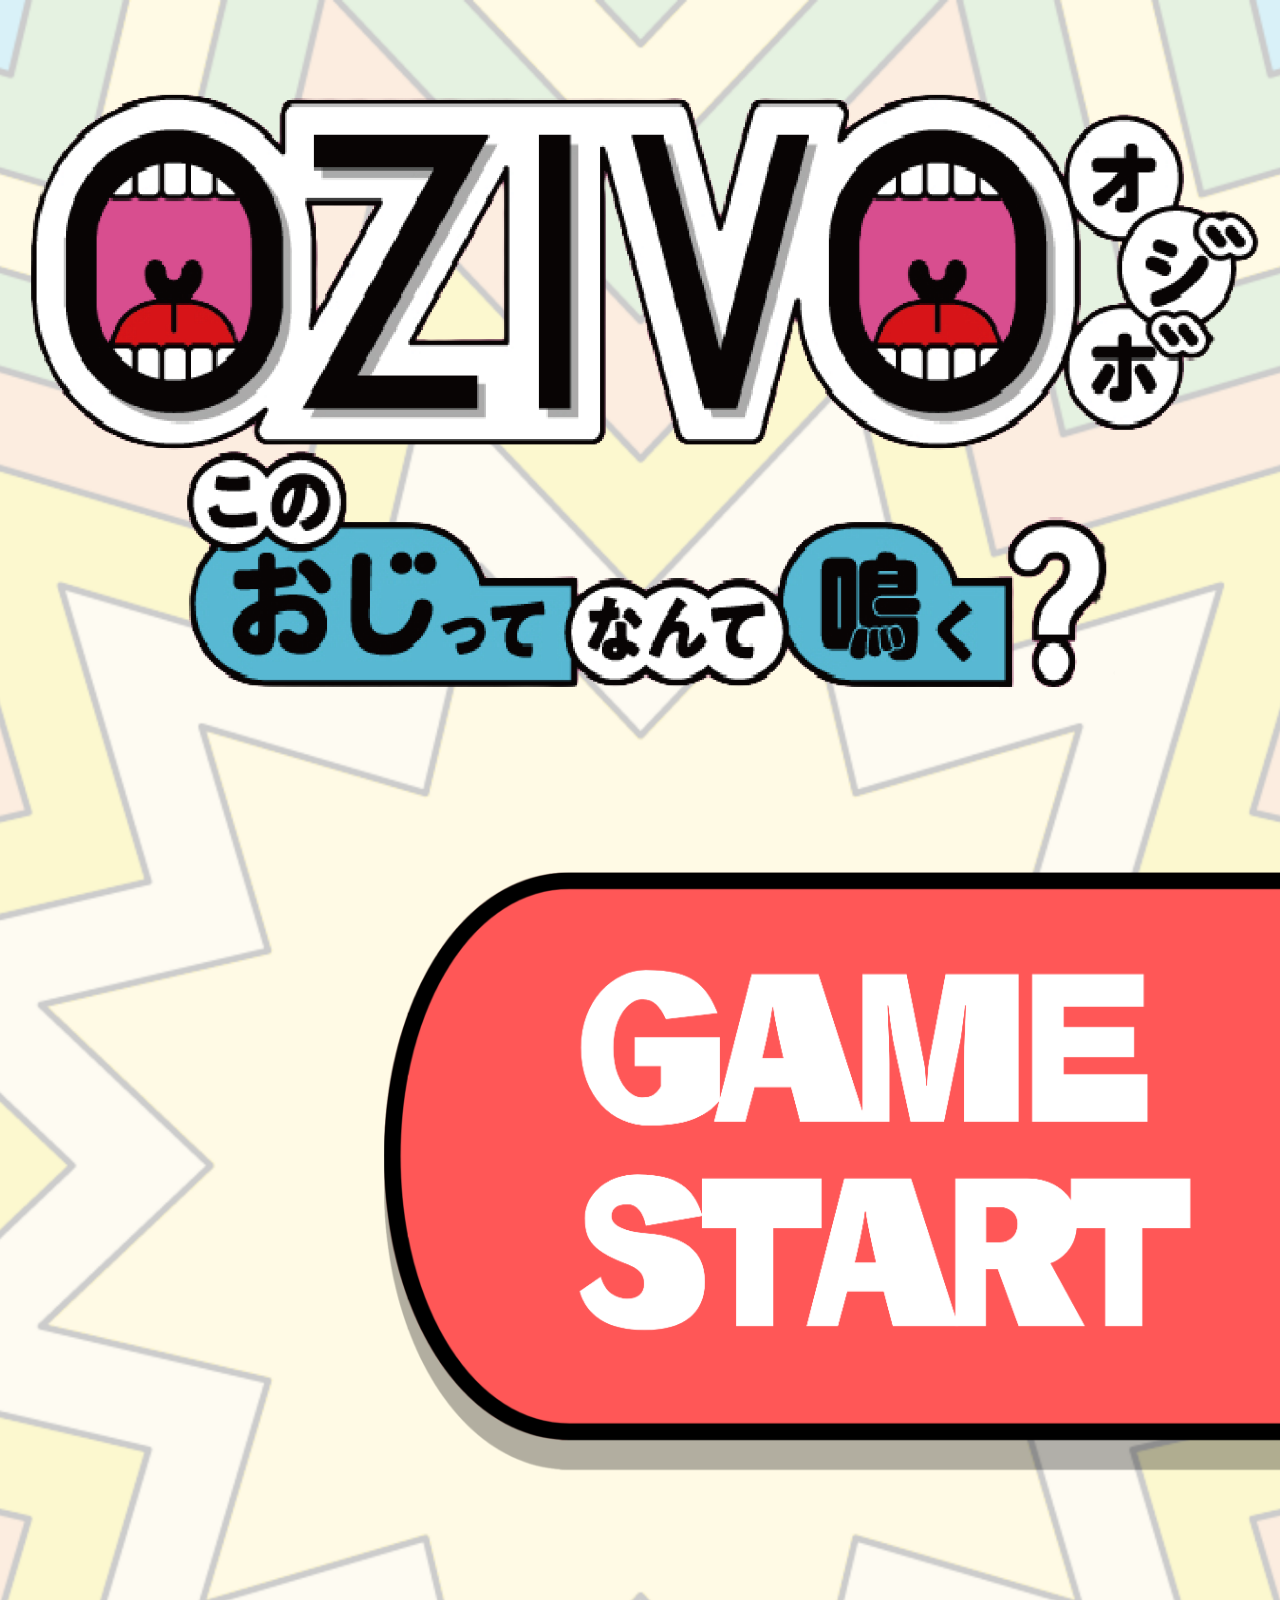
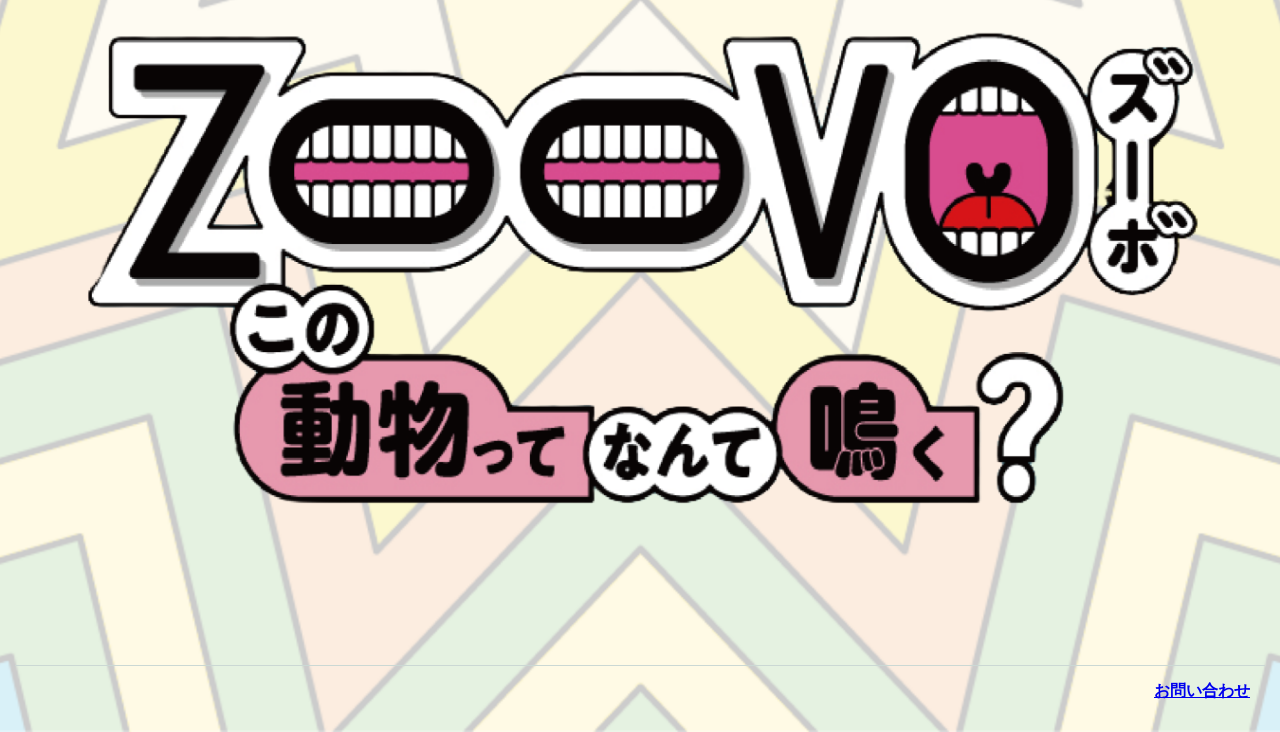
<file: index.html>
<!DOCTYPE html>
<html lang="ja">
<head>
    <meta charset="UTF-8">
    <meta name="viewport" content="width=device-width, initial-scale=1.0">
    <title>おぢさんもんじゃ</title>
    <link rel="stylesheet" href="style.css">
</head>
<body>
    <div id="transitionPage" class="page">
        <img id="titleStrings" class="strings-center img-nonselect" src="title1.png" alt="hoge">

        <button id="gameStartBtn" class="btn-base"  onclick="startGame()">
            <img src="gameStartBtn.png" class="btn-img" alt="ゲーム開始ボタン">
        </button>

        <img id="titleStrings" class="strings-center img-nonselect" src="title2.png" alt="hoge">
    </div>

    <script>
        function startGame()
        {
            window.location.href = "play.html";
        }
    </script>
</body>
<footer>
    <a href="contact.html" class="contact-link" target="_blank">お問い合わせ</a>
</footer>
</html>
</file>
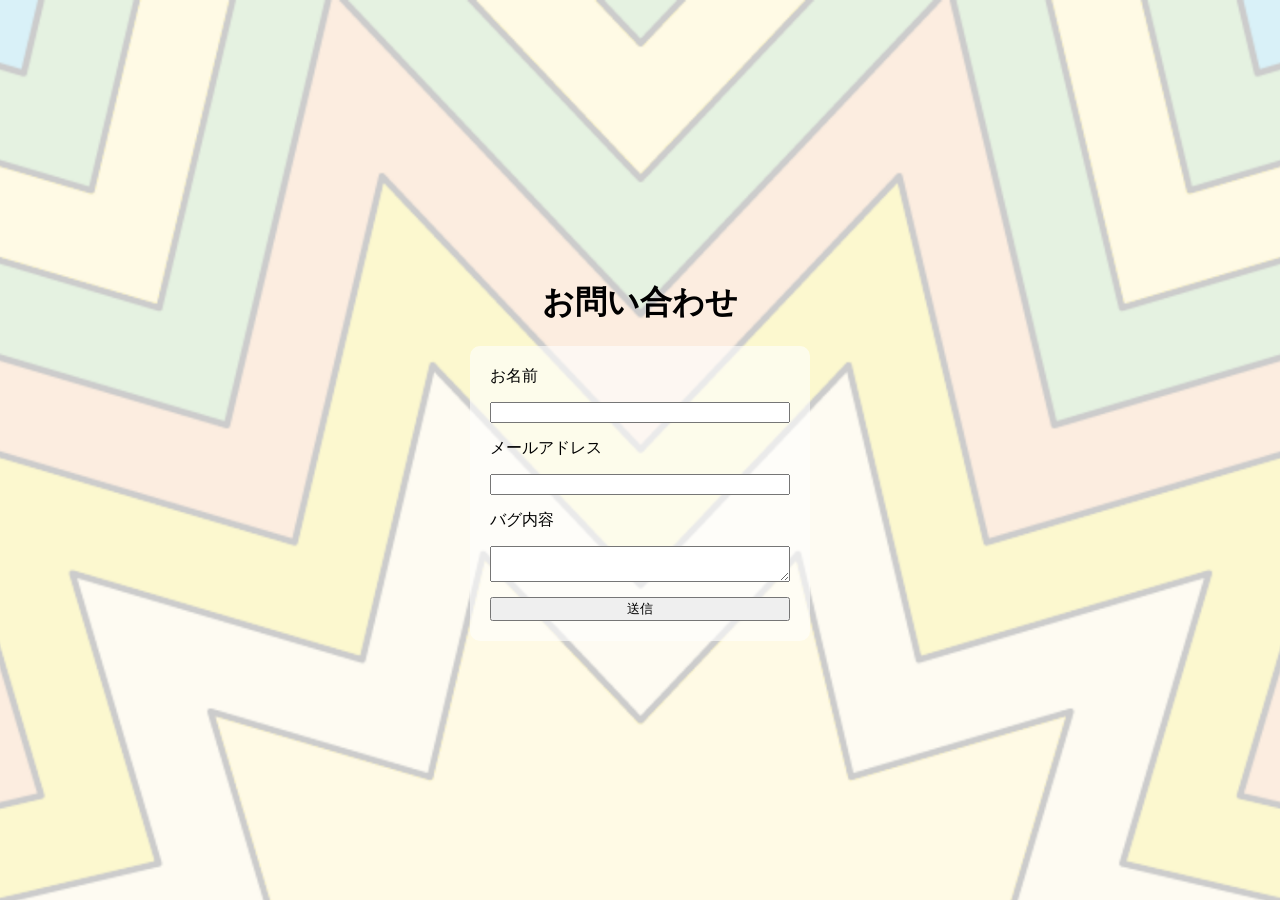
<file: contact.html>
<!DOCTYPE html>
<html lang="en">
<head>
    <meta charset="UTF-8">
    <meta name="viewport" content="width=device-width, initial-scale=1.0">
    <title>お問い合わせ</title>
    <link rel="stylesheet" href="style.css">
</head>
<body>
    <div class="container">
        <h1>お問い合わせ</h1>

        <form action="https://formspree.io/f/xljeyglv" method="post">
            <label>お名前</label>
            <input type="text" name="name" required>

            <label>メールアドレス</label>
            <input type="email" name="email" required>

            <label>バグ内容</label>
            <textarea name="message" required></textarea>

            <button type="submit">送信</button>
        </form>
    </div>
</body>
</html>
</file>
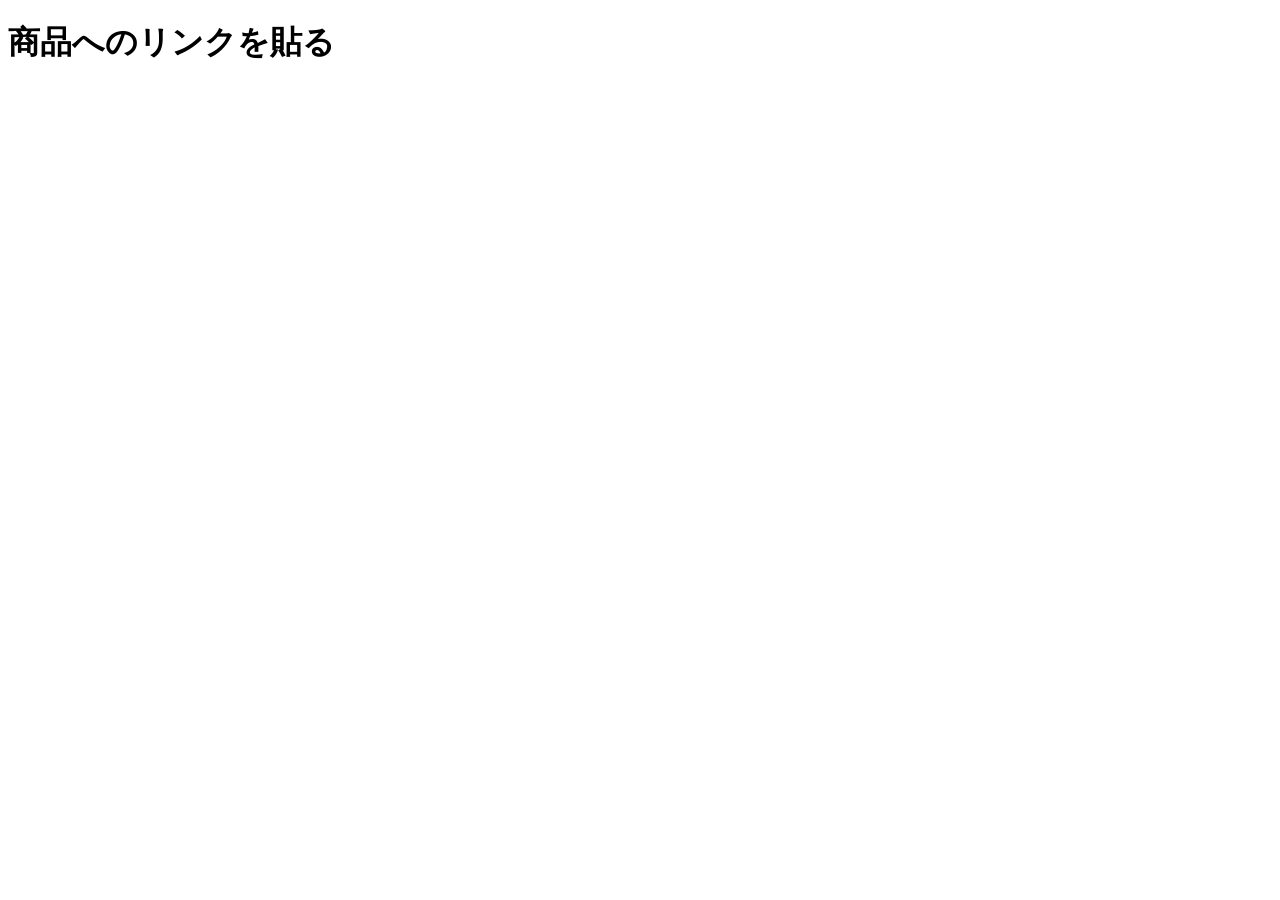
<file: shop.html>
<!DOCTYPE html>
<html lang="jp">
<head>
    <meta charset="UTF-8">
    <meta name="viewport" content="width=device-width, initial-scale=1.0">
    <title>商品説明</title>
</head>
<body>
    <h1>商品へのリンクを貼る</h1>
</body>
</html>
</file>
<file: style.css>
/* ===========================
基本レイアウト
=========================== */
body{
    margin: 0;
    padding: 0;
    background-image: url("background.png");
    background-size: cover;
    background-position: top;
    background-repeat: no-repeat;
}

footer{
    text-align: right;
    margin: 20px 15px 30px;
    background-color: transparent;
    border-top: 1px solid #CBD8D4;
    padding-top: 15px;
    padding-right: 15px;
}

.page {
    width: 100vw;
    min-height: 100vh;
    position: relative;
}

.center-absolute {
    position: absolute;
    top: 50%;
    left: 50%;
    transform: translate(-50%, -50%);
}

.header-area {
    width: 100%;
    height: 20vh;
    text-align: center;
    font-size: 48px;      /* ← 録音タイムと同じ大きさに調整 */
    font-weight: bold;
}

.below-ui {
    padding-top: 40vh; 
}

.container {
    display: flex;
    flex-direction: column;     /* 縦並び */
    justify-content: center;    /* 縦方向の中央 */
    align-items: center;        /* 横方向の中央 */
    height: 100vh;              /* 画面全体の高さを使う */
}

form {
    display: flex;
    flex-direction: column;
    gap: 15px;                  /* 各要素間の余白 */
    background: rgba(255, 255, 255, 0.6);
    padding: 20px;
    border-radius: 10px;
    width: 300px;               /* フォームの横幅を固定 */
}

.contact-link {
    font-weight: bold;
}

/* ===========================
画像の共通スタイル
=========================== */
.img-nonselect {
    pointer-events: none;
    -webkit-touch-callout: none;
    -webkit-user-select: none;
    user-select: none;
    -moz-user-select: none;
    display: block;
}

/* 中央寄せ画像（displayImg, answerDisplayImg） */
.img-center {
    width: 80%;
    margin: auto;
}

/* ヘッダー画像 */
#heading {
    width: 80%;
}

#displayImg{
    width: 100%;
    margin: auto;
}

/* ===========================
ボタン系
=========================== */
.btn-img {
    width: 100%;
    height: auto;
    display: block;
    pointer-events: none;
}

.btn-base {
    background: transparent;
    border: none;
    padding: 0;
    display: block;
    -webkit-tap-highlight-color: transparent;
}

#gameStartBtn {
    width: 70%;
    margin-left: auto;
    display: block;
}

#recBtn {
    width: 30%;
    margin: auto;
}

#playBtn {
    width: 60%;
    margin: auto;
}

#playingAudio {
    padding: 50px 0;
}

button:disabled {
    filter: saturate(0.1);
    cursor: not-allowed;
}

/* ===========================
文字列画像（strings）
=========================== */
.strings-center {
    width: 100%;
    margin: 0;
    pointer-events: none;
    -webkit-touch-callout: none;
    -webkit-user-select: none;
    user-select: none;
    -moz-user-select: none;
    display: block;
}

/* ===========================
ページ固有の配置
=========================== */
#titleStrings {
    margin-top: 60px;
    margin-bottom: 60px;
}

#transitionStrings {
    position: absolute;
    top: 41%;
    left: 50%;
    transform: translate(-50%, -50%);
}

#gameStartStrings {
    position: absolute;
    top: 43%;
    left: 50%;
    transform: translate(-50%, -50%);
}

#finishStrings {
    position: absolute;
    top: 43%;
    left: 50%;
    transform: translate(-50%, -50%);
}

#promotionStrings {
    margin-top: 40px;
}

#logoImg {
    margin-top: 30px;
    width: 30%;
}

/* ===========================
2レイアウト
=========================== */
.twoBtn {
    position: absolute;
    bottom: 5vh;
    width: 100%;
    display: flex;
}

.twoBtnItem {
    width: 50%;
    background: transparent;
    border: none;
    padding: 0;
    display: flex;
    justify-content: center;
    align-items: center;
}

.twoBtnItem img {
    width: 100%;
    height: auto;
    pointer-events: none;
}

.two-images-link {
    display: flex;
    justify-content: center; 
    gap: 10px;               
    width: 100%;
    margin-top: 100px;
    margin-bottom: 50px;
}

.img-link img {
    width: 80%;             
    height: auto;
    margin: auto;
    display: block;
    cursor: pointer;       
}

.img-caption {
    margin-top: 5px;
    font-size: 20px;
    font-weight: bold;
    text-align: center;
}

/* ===========================
Nextボタン
=========================== */
#answerNextBtn {
    width: 30%;
    text-align: right;
    margin-left: auto;
    background: transparent !important;
    -webkit-touch-callout: none;
    -webkit-user-select: none;
    user-select: none;
    -moz-user-select: none;
    outline: none;
    display: block;
}
</file>
